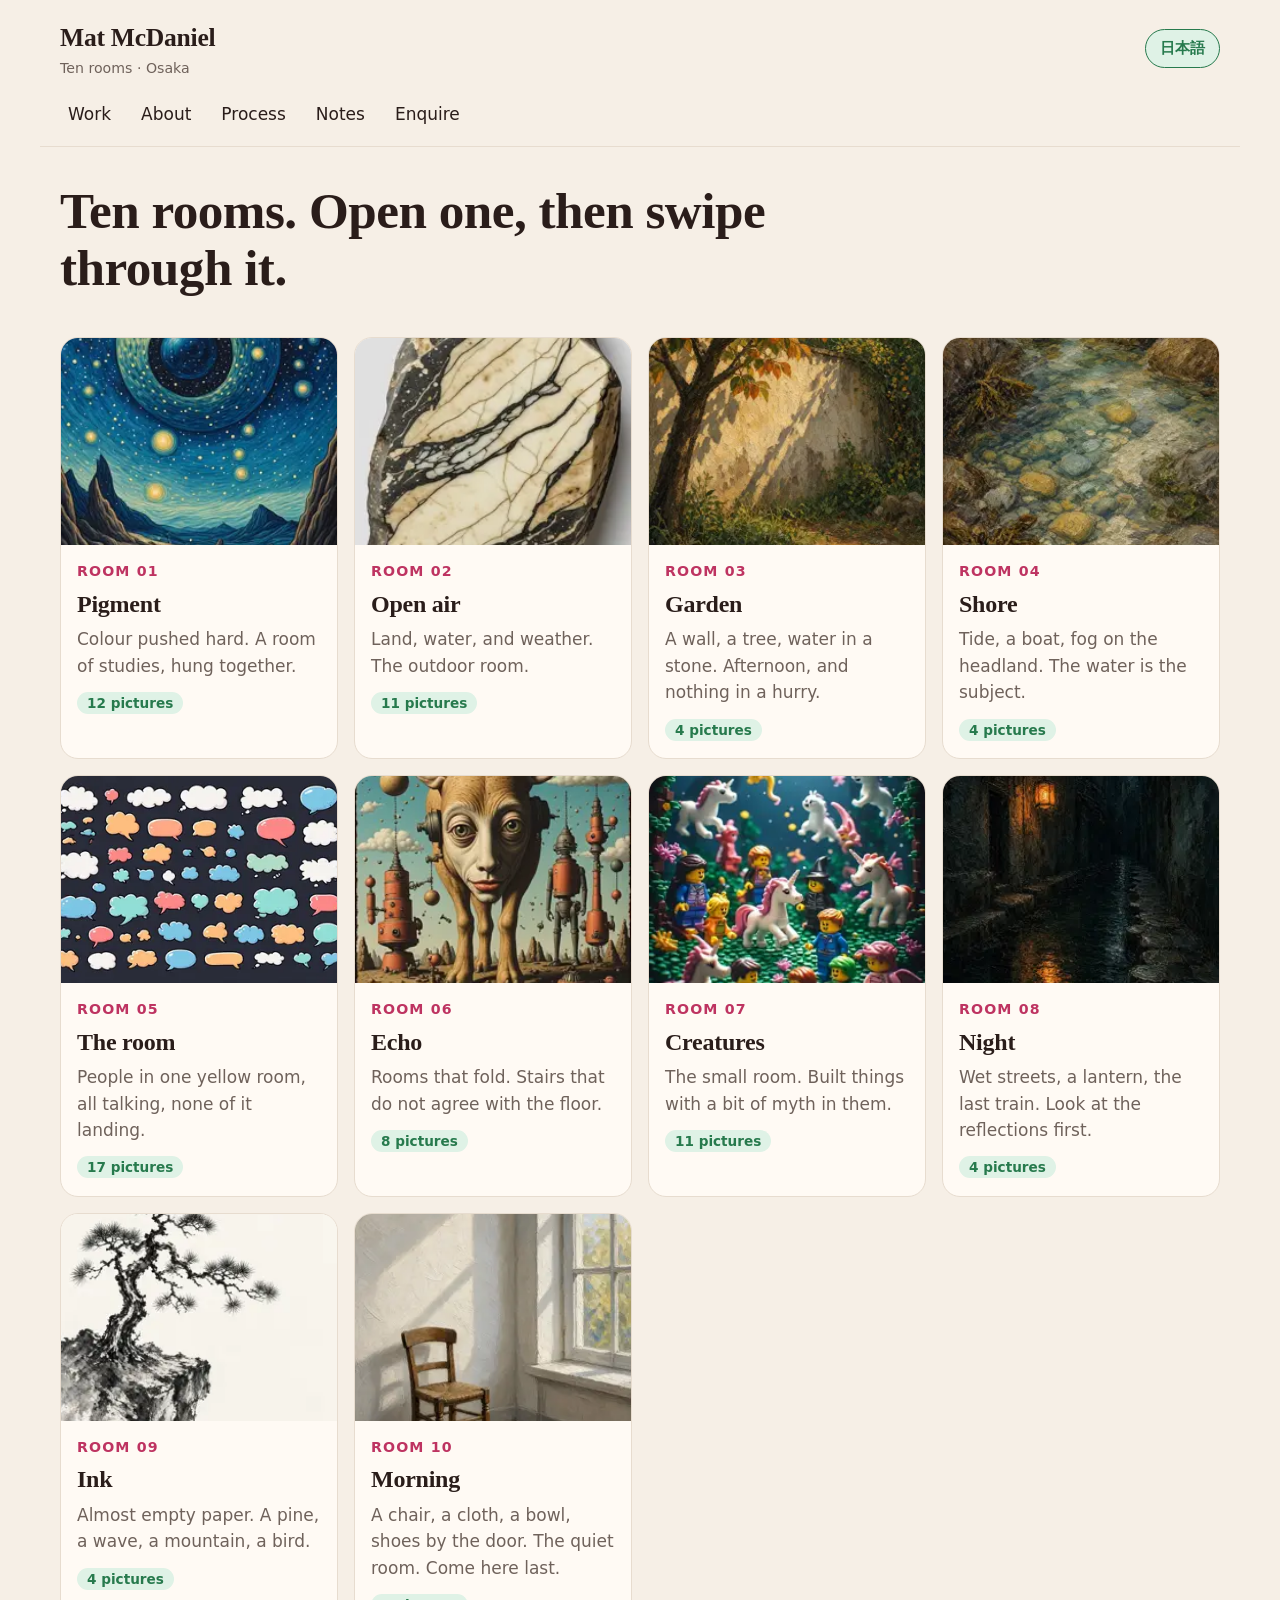
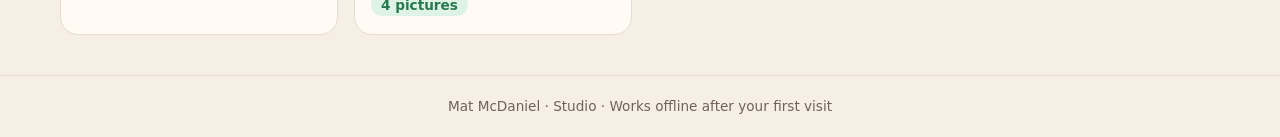
<file: index.html>
<!doctype html><html lang="en"><head><meta charset="utf-8"><meta name="viewport" content="width=device-width,initial-scale=1,viewport-fit=cover">
<title>Studio · Mat McDaniel</title><meta name="description" content="Mat McDaniel's studio: ten rooms of pictures, Osaka.">
<meta name="theme-color" content="#f6efe6"><link rel="manifest" href="manifest.webmanifest"><link rel="icon" href="icon.svg">
<link rel="stylesheet" href="style.css"></head><body><a class="skip" href="#app">Skip to content</a>
<header class="top"><a href="#/" class="brand"><b>Mat McDaniel</b><small data-t="tag"></small></a>
<button id="lang" class="pill" lang="ja">日本語</button></header>
<nav class="nav" id="nav" aria-label="Main"></nav>
<main id="app" tabindex="-1"></main>
<div id="lb" class="lb" hidden role="dialog" aria-modal="true" aria-label="Picture viewer"><button class="x" aria-label="Close">×</button><button class="pv" aria-label="Previous">‹</button><figure><img alt=""><figcaption></figcaption></figure><button class="nx" aria-label="Next">›</button><div class="lbbar"><button class="keep pill" aria-pressed="false"></button><button class="ask pill"></button><input type="range" min="60" max="140" value="100" class="light" aria-label="Light"></div></div>
<footer class="foot"><span data-t="foot"></span></footer>
<script src="data.js"></script><script src="app.js"></script></body></html>
</file>
<file: style.css>
:root{--bg:#f6efe6;--ink:#2a1d1a;--mut:#6f625b;--pink:#be3361;--pinks:#fbe1ea;--green:#277a4d;--greens:#dff2e6;--card:#fffaf4;--line:#e7dccf}
*{box-sizing:border-box}html{-webkit-text-size-adjust:100%}
body{margin:0;background:var(--bg);color:var(--ink);font:17px/1.55 system-ui,-apple-system,"Segoe UI","Hiragino Sans","Noto Sans JP",sans-serif}
body.noscroll{overflow:hidden}a{color:inherit}
h1,h2,.brand b{font-family:Georgia,"Times New Roman","Hiragino Mincho ProN","Noto Serif JP",serif;letter-spacing:-.01em}
.top{display:flex;justify-content:space-between;align-items:center;padding:18px 20px 6px;max-width:1200px;margin:auto}
.brand{text-decoration:none;display:flex;flex-direction:column}.brand b{font-size:1.6rem}.brand small{color:var(--mut)}
.pill{border:1.5px solid var(--green);background:var(--greens);color:var(--green);border-radius:99px;padding:8px 14px;font:600 .95rem system-ui;cursor:pointer}
.pill.on{background:var(--pink);border-color:var(--pink);color:#fff}
.nav{display:flex;gap:6px;flex-wrap:wrap;padding:8px 16px 12px;max-width:1200px;margin:auto;border-bottom:1px solid var(--line)}
.nav a{text-decoration:none;padding:7px 12px;border-radius:99px;font-weight:500}.nav a.on{background:var(--pink);color:#fff}
main{max-width:1200px;margin:auto;padding:16px 20px 40px;min-height:60vh}
.hero h1{font-size:clamp(1.9rem,5vw,3.2rem);line-height:1.1;margin:.4em 0 .8em;max-width:16em}
.rooms{display:grid;gap:16px;grid-template-columns:repeat(auto-fill,minmax(260px,1fr))}
.room{display:flex;flex-direction:column;text-decoration:none;background:var(--card);border-radius:18px;overflow:hidden;border:1px solid var(--line);transition:transform .15s}
.room:hover{transform:translateY(-3px);box-shadow:0 8px 24px #0001}
.room img{width:100%;aspect-ratio:4/3;object-fit:cover;background:var(--pinks)}.room div{padding:12px 16px 16px}
.room small{color:var(--pink);font-weight:700;letter-spacing:.08em;text-transform:uppercase}.room h2{margin:.1em 0;font-size:1.5rem}.room p{margin:.2em 0 .6em;color:var(--mut)}
.count{font-size:.85rem;background:var(--greens);color:var(--green);padding:3px 10px;border-radius:99px;font-weight:600}
.chips{display:flex;gap:8px;overflow-x:auto;padding:4px 0 14px;scrollbar-width:none}
.chip{white-space:nowrap;text-decoration:none;border:1.5px solid var(--line);padding:6px 13px;border-radius:99px;background:var(--card)}.chip.on{background:var(--green);color:#fff;border-color:var(--green)}
.grid{display:grid;gap:10px;grid-template-columns:repeat(auto-fill,minmax(150px,1fr))}
@media(max-width:500px){.grid{grid-template-columns:repeat(2,1fr)}}
.tile{position:relative;border:0;padding:0;border-radius:12px;overflow:hidden;cursor:zoom-in;background:var(--pinks);aspect-ratio:3/4}
.tile img{width:100%;height:100%;object-fit:cover;display:block;transition:transform .3s}.tile:hover img{transform:scale(1.04)}
.tile span{position:absolute;left:8px;bottom:8px;background:#fffd;border-radius:99px;padding:1px 8px;font-size:.8rem}
.tile em{position:absolute;right:8px;top:6px;color:var(--pink);font-style:normal;font-size:1.3rem;text-shadow:0 0 4px #fff}
.roomhead small,.prose>small{color:var(--pink);font-weight:700;letter-spacing:.08em;text-transform:uppercase}
.roomhead h1,.prose h1{font-size:clamp(2rem,5vw,3rem);margin:.1em 0 .3em;line-height:1.1}.roomhead p{max-width:40em;color:var(--mut)}
.note{border-left:4px solid var(--green);padding-left:12px}
.pager{display:flex;justify-content:space-between;margin-top:24px}.pager a{text-decoration:none;color:var(--green);font-weight:600}
.prose{max-width:42em}.prose h2{margin-top:1.4em}
.steps{list-style:none;padding:0;counter-reset:s}.steps li{counter-increment:s;background:var(--card);border:1px solid var(--line);border-radius:16px;padding:14px 18px 14px 64px;margin:12px 0;position:relative}
.steps li:before{content:counter(s);position:absolute;left:16px;top:16px;width:34px;height:34px;border-radius:50%;background:var(--pink);color:#fff;display:grid;place-items:center;font-weight:700}.steps h2{margin:.1em 0}
.notes div{padding:12px 0;border-bottom:1px solid var(--line)}.notes dt a{font-weight:700;color:var(--green)}.notes dd{margin:4px 0 0}
.form label{display:block;font-weight:600;margin:14px 0 4px}.form input,.form select,.form textarea{display:block;width:100%;margin-top:6px;font:inherit;padding:12px 14px;border-radius:14px;border:1.5px solid var(--line);background:var(--card)}
.form :focus{outline:3px solid var(--pinks);border-color:var(--pink)}
.btn{display:inline-block;background:var(--pink);color:#fff;border:0;border-radius:99px;padding:12px 22px;font:600 1rem system-ui;text-decoration:none;cursor:pointer;margin-top:12px}.btn.big{width:100%;padding:15px;font-size:1.1rem;background:var(--green)}
.enqimg{display:block;width:130px;border-radius:12px;margin:6px 0 4px;box-shadow:0 4px 14px #0002}
.fb{margin-top:16px;background:var(--greens);border-radius:14px;padding:12px}.fb textarea{width:100%;font:inherit;border-radius:10px;border:1px solid var(--line);padding:8px}
.empty{color:var(--mut);padding:30px 0}
.lost{text-align:center;padding:60px 10px}.door{font-size:4rem}
.lb{position:fixed;inset:0;background:#160e0cf2;z-index:10;display:flex;align-items:center;justify-content:center}.lb[hidden]{display:none}
.lb figure{margin:0;display:flex;flex-direction:column;align-items:center;max-width:92vw}
.lb img{max-width:92vw;max-height:calc(100vh - 170px);border-radius:8px;transition:filter .1s}.lb figcaption{color:#f6efe6;margin-top:8px}
.lb .x,.lb .pv,.lb .nx{position:absolute;background:#fff2;color:#fff;border:0;border-radius:50%;width:48px;height:48px;font-size:1.8rem;cursor:pointer}
.lb .x{top:14px;right:14px}.lb .pv{left:10px;top:50%}.lb .nx{right:10px;top:50%}
.lbbar{position:absolute;bottom:18px;left:0;right:0;display:flex;gap:10px;justify-content:center;flex-wrap:wrap;align-items:center;padding:0 10px}
.lbbar .ask{background:var(--pinks);border-color:var(--pink);color:#a3264d}.light{accent-color:var(--pink);width:110px}
.skip{position:absolute;left:-999px;top:8px;background:var(--ink);color:#fff;padding:8px 14px;border-radius:99px;z-index:20}.skip:focus{left:12px}
:focus-visible{outline:3px solid var(--pink);outline-offset:2px}.lb :focus-visible{outline-color:#fff}
.lb .pv,.lb .nx{transform:translateY(-50%)}
@media(max-width:500px){.lb .pv,.lb .nx{top:auto;bottom:74px;transform:none}.lb img{max-height:calc(100vh - 230px)}}
@media(prefers-reduced-motion:reduce){*{transition:none!important}}
.foot{text-align:center;color:var(--mut);font-size:.85rem;padding:20px;border-top:1px solid var(--line)}
</file>
